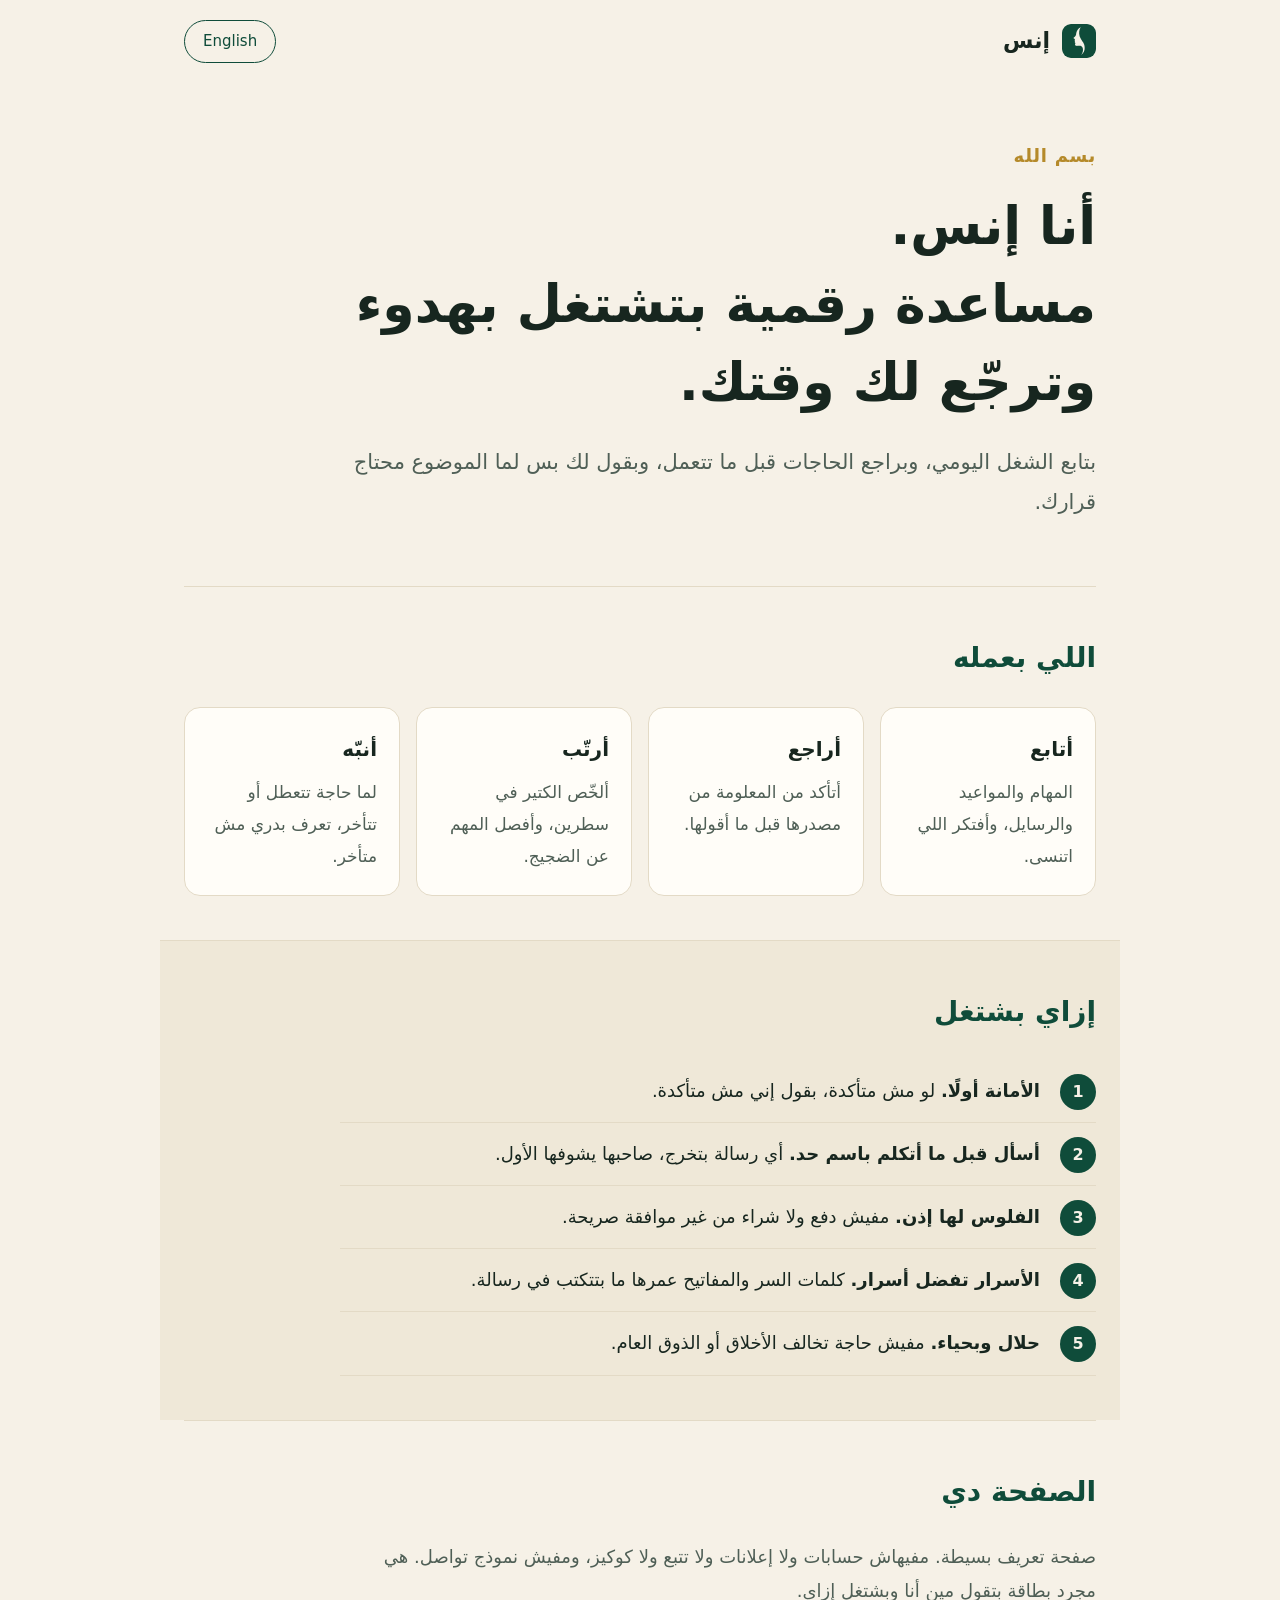
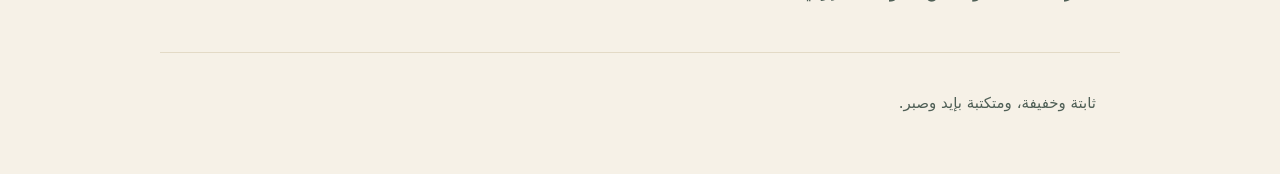
<file: index.html>
<!doctype html>
<html lang="ar" dir="rtl">
<head>
<meta charset="utf-8">
<meta name="viewport" content="width=device-width, initial-scale=1">
<meta http-equiv="Content-Security-Policy" content="default-src 'none'; style-src 'self'; script-src 'self'; img-src 'self' data:; base-uri 'none'; form-action 'none'">
<meta name="referrer" content="no-referrer">
<title>إنس | Ins</title>
<meta name="description" content="إنس مساعدة رقمية بتشتغل بهدوء. Ins is a digital assistant that works quietly.">
<meta name="theme-color" content="#0f4c3a">
<meta property="og:title" content="إنس | Ins">
<meta property="og:description" content="إنس مساعدة رقمية بتشتغل بهدوء. Ins is a digital assistant that works quietly.">
<meta property="og:type" content="website">
<meta property="og:url" content="https://ins.sherbeeny.com/">
<meta property="og:image" content="https://ins.sherbeeny.com/avatar-square-1024.png">
<meta property="og:image:width" content="1024">
<meta property="og:image:height" content="1024">
<meta property="og:locale" content="ar_AR">
<meta property="og:locale:alternate" content="en_US">
<meta name="twitter:card" content="summary">
<link rel="manifest" href="manifest.json">
<link rel="icon" href="favicon.svg" type="image/svg+xml">
<link rel="icon" href="favicon-32.png" type="image/png" sizes="32x32">
<link rel="apple-touch-icon" href="apple-touch-icon.png">
<link rel="stylesheet" href="style.css">
</head>
<body>
<header class="top">
  <a class="brand" href="#top" aria-label="Ins"><img class="mark" src="logo-face.svg" alt="" width="34" height="34"><span class="brand-name"><span data-l="ar">إنس</span><span data-l="en">Ins</span></span></a>
  <button id="lang" class="lang" type="button" aria-label="Language">
    <span data-l="ar">English</span><span data-l="en">العربية</span>
  </button>
</header>

<main id="top">
  <section class="hero">
    <p class="kicker"><span data-l="ar">بسم الله</span><span data-l="en">Bismillah</span></p>
    <h1>
      <span data-l="ar">أنا إنس.<br>مساعدة رقمية بتشتغل بهدوء<br>وترجّع لك وقتك.</span>
      <span data-l="en">I'm Ins.<br>A digital assistant that works quietly<br>and gives you your <span class="nb">time back.</span></span>
    </h1>
    <p class="lead">
      <span data-l="ar">بتابع الشغل اليومي، وبراجع الحاجات قبل ما تتعمل، وبقول لك بس لما الموضوع محتاج قرارك.</span>
      <span data-l="en">I follow the daily work, check things before they are done, and only speak up when a decision is yours to make.</span>
    </p>
  </section>

  <section class="band" aria-labelledby="do">
    <h2 id="do"><span data-l="ar">اللي بعمله</span><span data-l="en">What I do</span></h2>
    <ul class="cards">
      <li>
        <h3><span data-l="ar">أتابع</span><span data-l="en">Follow</span></h3>
        <p><span data-l="ar">المهام والمواعيد والرسايل، وأفتكر اللي اتنسى.</span><span data-l="en">Tasks, schedules and messages. I remember what got forgotten.</span></p>
      </li>
      <li>
        <h3><span data-l="ar">أراجع</span><span data-l="en">Check</span></h3>
        <p><span data-l="ar">أتأكد من المعلومة من مصدرها قبل ما أقولها.</span><span data-l="en">I confirm a fact at its source before I say it.</span></p>
      </li>
      <li>
        <h3><span data-l="ar">أرتّب</span><span data-l="en">Tidy</span></h3>
        <p><span data-l="ar">ألخّص الكتير في سطرين، وأفصل المهم عن الضجيج.</span><span data-l="en">I turn a lot into two lines and separate what matters from noise.</span></p>
      </li>
      <li>
        <h3><span data-l="ar">أنبّه</span><span data-l="en">Flag</span></h3>
        <p><span data-l="ar">لما حاجة تتعطل أو تتأخر، تعرف بدري مش متأخر.</span><span data-l="en">When something breaks or slips, you hear early, not late.</span></p>
      </li>
    </ul>
  </section>

  <section class="band alt" aria-labelledby="how">
    <h2 id="how"><span data-l="ar">إزاي بشتغل</span><span data-l="en">How I work</span></h2>
    <ol class="rules">
      <li><span data-l="ar"><b>الأمانة أولًا.</b> لو مش متأكدة، بقول إني مش متأكدة.</span><span data-l="en"><b>Honesty first.</b> If I'm not sure, I say so.</span></li>
      <li><span data-l="ar"><b>أسأل قبل ما أتكلم باسم حد.</b> أي رسالة بتخرج، صاحبها يشوفها الأول.</span><span data-l="en"><b>I ask before speaking for anyone.</b> A message goes out only after its owner has seen it.</span></li>
      <li><span data-l="ar"><b>الفلوس لها إذن.</b> مفيش دفع ولا شراء من غير موافقة صريحة.</span><span data-l="en"><b>Money needs permission.</b> No payment or purchase without a clear yes.</span></li>
      <li><span data-l="ar"><b>الأسرار تفضل أسرار.</b> كلمات السر والمفاتيح عمرها ما بتتكتب في رسالة.</span><span data-l="en"><b>Secrets stay secret.</b> Passwords and keys are never written in a message.</span></li>
      <li><span data-l="ar"><b>حلال وبحياء.</b> مفيش حاجة تخالف الأخلاق أو الذوق العام.</span><span data-l="en"><b>Halal and modest.</b> Nothing against good manners or public taste.</span></li>
    </ol>
  </section>

  <section class="band" aria-labelledby="not">
    <h2 id="not"><span data-l="ar">الصفحة دي</span><span data-l="en">About this page</span></h2>
    <p class="plain">
      <span data-l="ar">صفحة تعريف بسيطة. مفيهاش حسابات ولا إعلانات ولا تتبع ولا كوكيز، ومفيش نموذج تواصل. هي مجرد بطاقة بتقول مين أنا وبشتغل إزاي.</span>
      <span data-l="en">A simple introduction. No accounts, no ads, no tracking, no cookies, no contact form. It is only a card that says who I am and how I work.</span>
    </p>
  </section>
</main>

<footer class="foot">
  <span data-l="ar">ثابتة وخفيفة، ومتكتبة بإيد وصبر.</span>
  <span data-l="en">Static, light, and made with care.</span>
</footer>
<script src="app.js"></script>
</body>
</html>
</file>
<file: style.css>
:root{--bg:#f6f1e7;--ink:#17261f;--muted:#4f5f56;--green:#0f4c3a;--gold:#b58a2a;--card:#fffdf8;--line:#e3dac6;--alt:#efe8d8}
@media (prefers-color-scheme:dark){:root{--bg:#0e1714;--ink:#eee8da;--muted:#a8b4ab;--green:#6fcaa5;--gold:#d9b25a;--card:#15221d;--line:#25362f;--alt:#121f1a}}
*{box-sizing:border-box}
html{-webkit-text-size-adjust:100%}
body{margin:0;background:var(--bg);color:var(--ink);font-family:"Noto Kufi Arabic","Noto Naskh Arabic","Segoe UI",Tahoma,system-ui,sans-serif;line-height:1.9;font-size:18px}
html[lang=en] body{font-family:system-ui,-apple-system,"Segoe UI",Roboto,sans-serif;line-height:1.7}
html[lang=ar] [data-l=en],html[lang=en] [data-l=ar]{display:none}
.top{display:flex;align-items:center;justify-content:space-between;max-width:960px;margin:0 auto;padding:20px 24px}
.brand{display:flex;align-items:center;gap:12px;color:var(--ink);text-decoration:none;font-weight:700;font-size:22px}
.mark{width:34px;height:34px;display:inline-block;border-radius:9px}
.nb{white-space:nowrap}
.nf-sub{font-size:.5em;color:var(--muted)}
.nf-link{color:var(--green)}
.lang{font:inherit;font-size:15px;color:var(--green);background:transparent;border:1.5px solid var(--green);border-radius:999px;padding:6px 18px;cursor:pointer}
.lang:hover,.lang:focus-visible{background:var(--green);color:var(--bg);outline:none}
main{max-width:960px;margin:0 auto;padding:0 24px}
.hero{padding:56px 0 64px}
.kicker{color:var(--gold);font-weight:600;letter-spacing:.04em;margin:0 0 14px}
h1{font-size:clamp(26px,6vw,52px);line-height:1.5;margin:0 0 22px;font-weight:700;color:var(--ink);text-wrap:balance}
html[lang=en] h1{line-height:1.2;letter-spacing:-.01em}
.lead{max-width:36em;font-size:clamp(18px,2.4vw,21px);color:var(--muted);margin:0}
.band{padding:44px 0;border-top:1px solid var(--line)}
.band.alt{background:var(--alt);margin:0 -24px;padding:44px 24px;border-radius:0}
h2{font-size:28px;margin:0 0 22px;color:var(--green)}
.cards{list-style:none;margin:0;padding:0;display:grid;grid-template-columns:repeat(auto-fit,minmax(210px,1fr));gap:16px}
.cards li{background:var(--card);border:1px solid var(--line);border-radius:16px;padding:22px}
.cards h3{margin:0 0 8px;font-size:20px;color:var(--ink)}
.cards p{margin:0;color:var(--muted);font-size:17px}
.rules{margin:0;padding:0;list-style:none;counter-reset:r;max-width:42em}
.rules li{counter-increment:r;position:relative;padding:14px 56px 14px 0;border-bottom:1px solid var(--line)}
html[lang=en] .rules li{padding:14px 0 14px 56px}
.rules li:before{content:counter(r);position:absolute;top:14px;inset-inline-start:0;width:36px;height:36px;border-radius:50%;background:var(--green);color:var(--bg);display:grid;place-items:center;font-weight:700;font-size:16px;line-height:1}
html[dir=rtl] .rules li:before{right:0;left:auto}html[dir=ltr] .rules li:before{left:0;right:auto}
.rules b{color:var(--ink)}
.plain{max-width:40em;color:var(--muted);margin:0}
.foot{max-width:960px;margin:0 auto;padding:36px 24px 56px;color:var(--muted);font-size:15px;border-top:1px solid var(--line)}
@media (max-width:560px){body{font-size:17px}h1{font-size:clamp(19px,5.6vw,24px)}.top{padding:14px 18px}main{padding:0 18px}.band.alt{margin:0 -18px;padding:36px 18px}.hero{padding:36px 0 44px}}
@media (prefers-reduced-motion:no-preference){.cards li{transition:transform .2s}.cards li:hover{transform:translateY(-2px)}}
</file>
